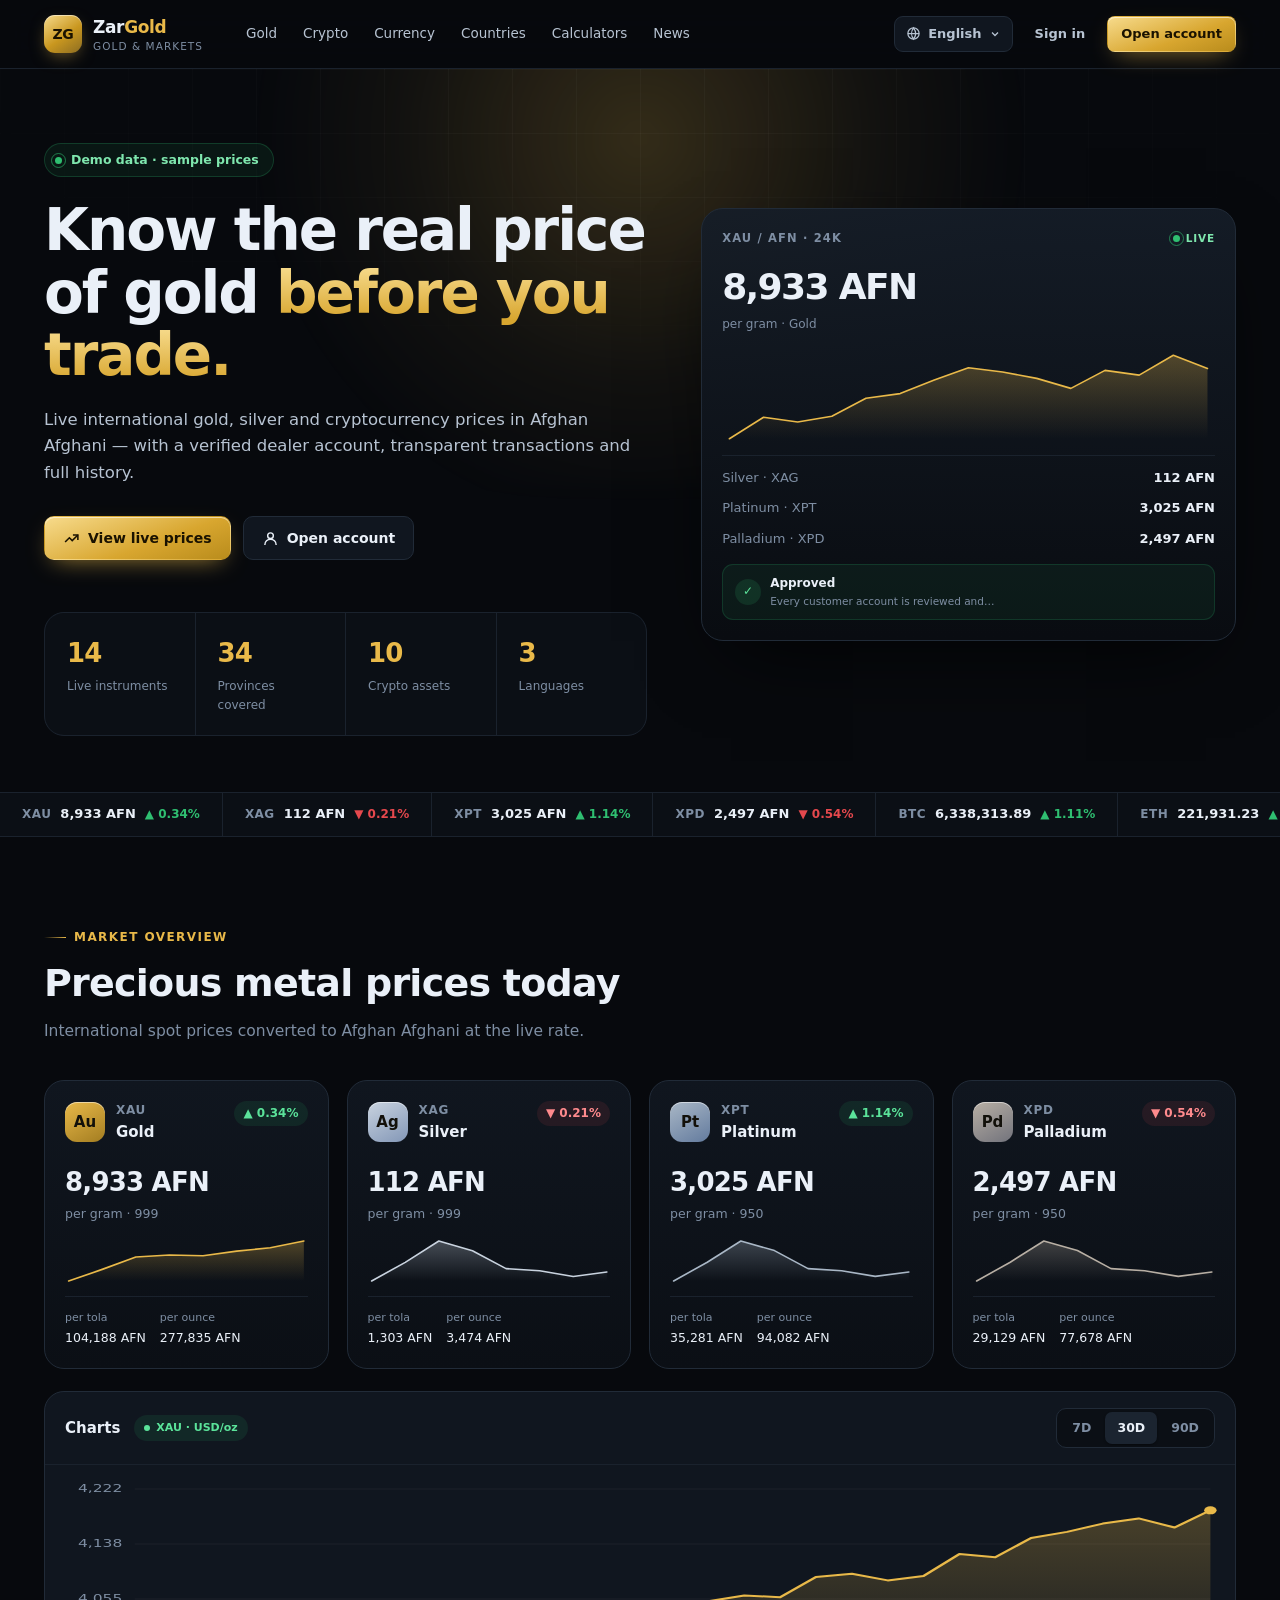
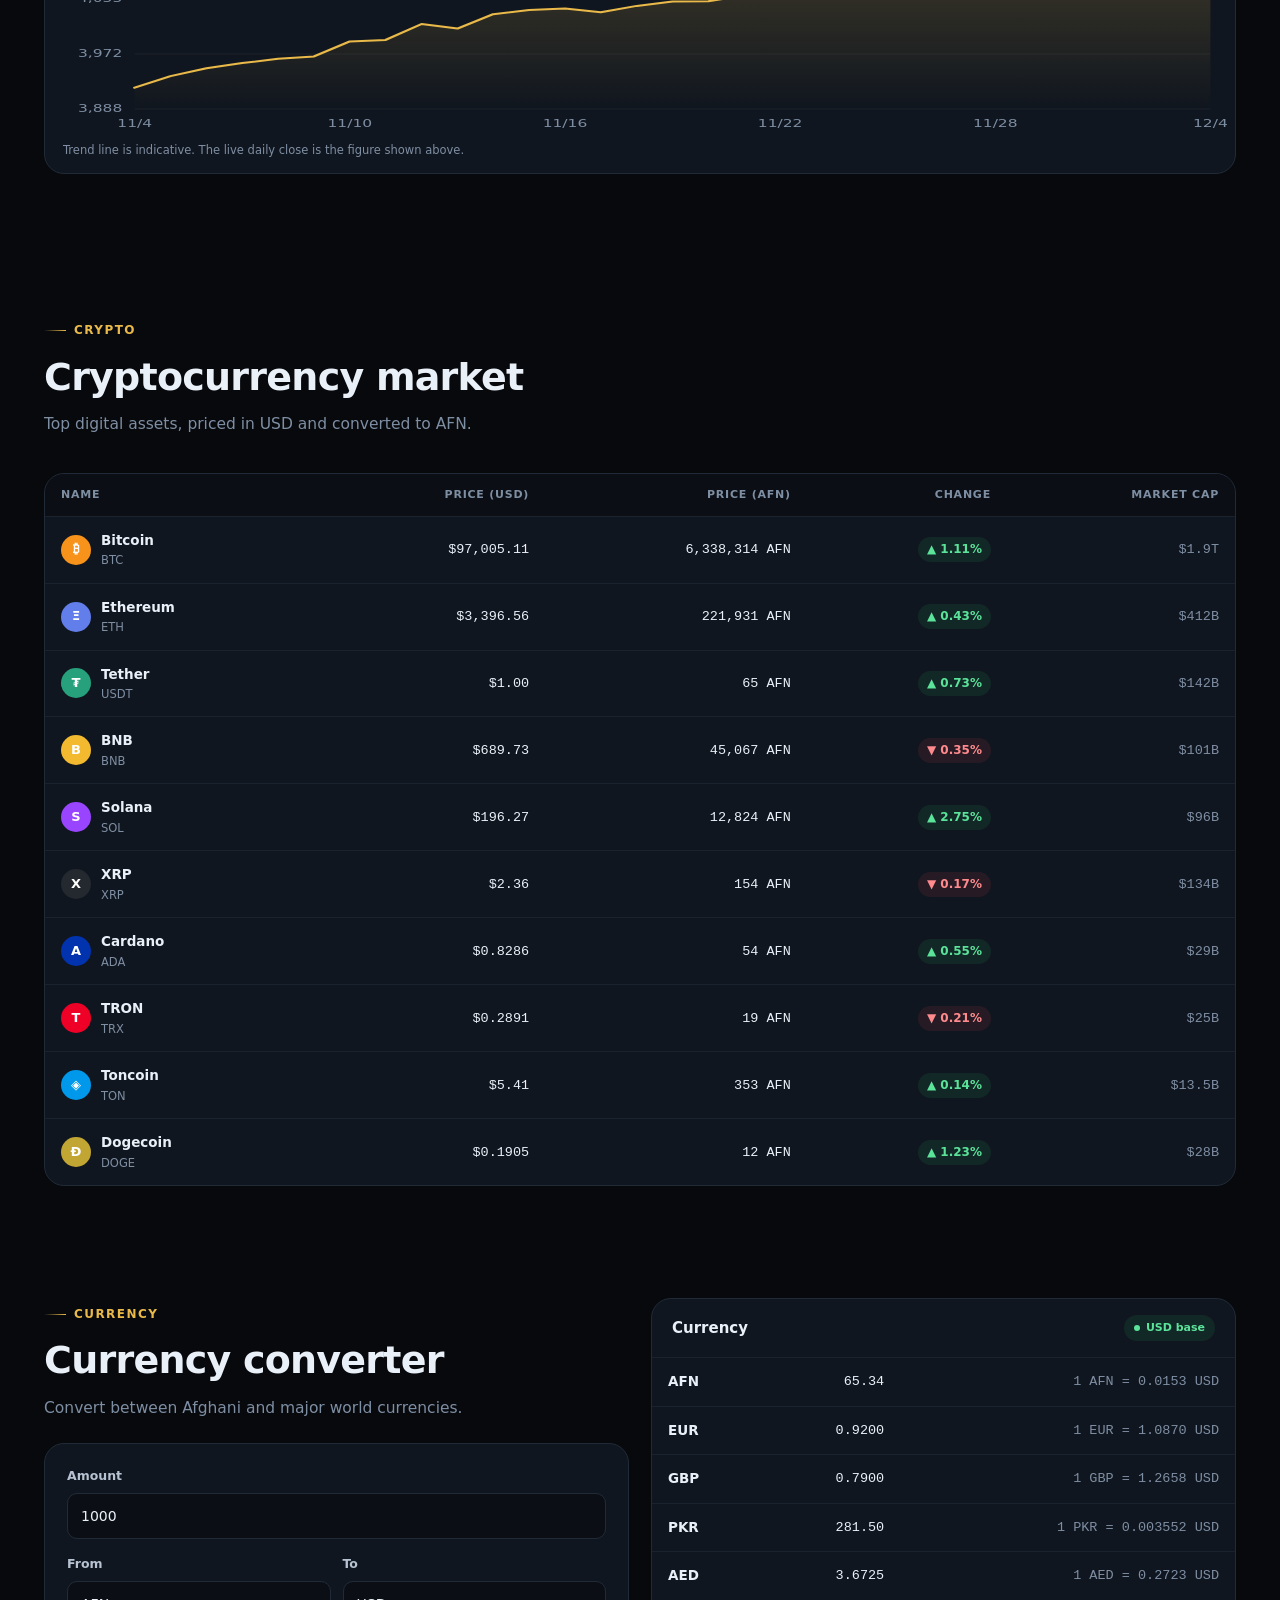
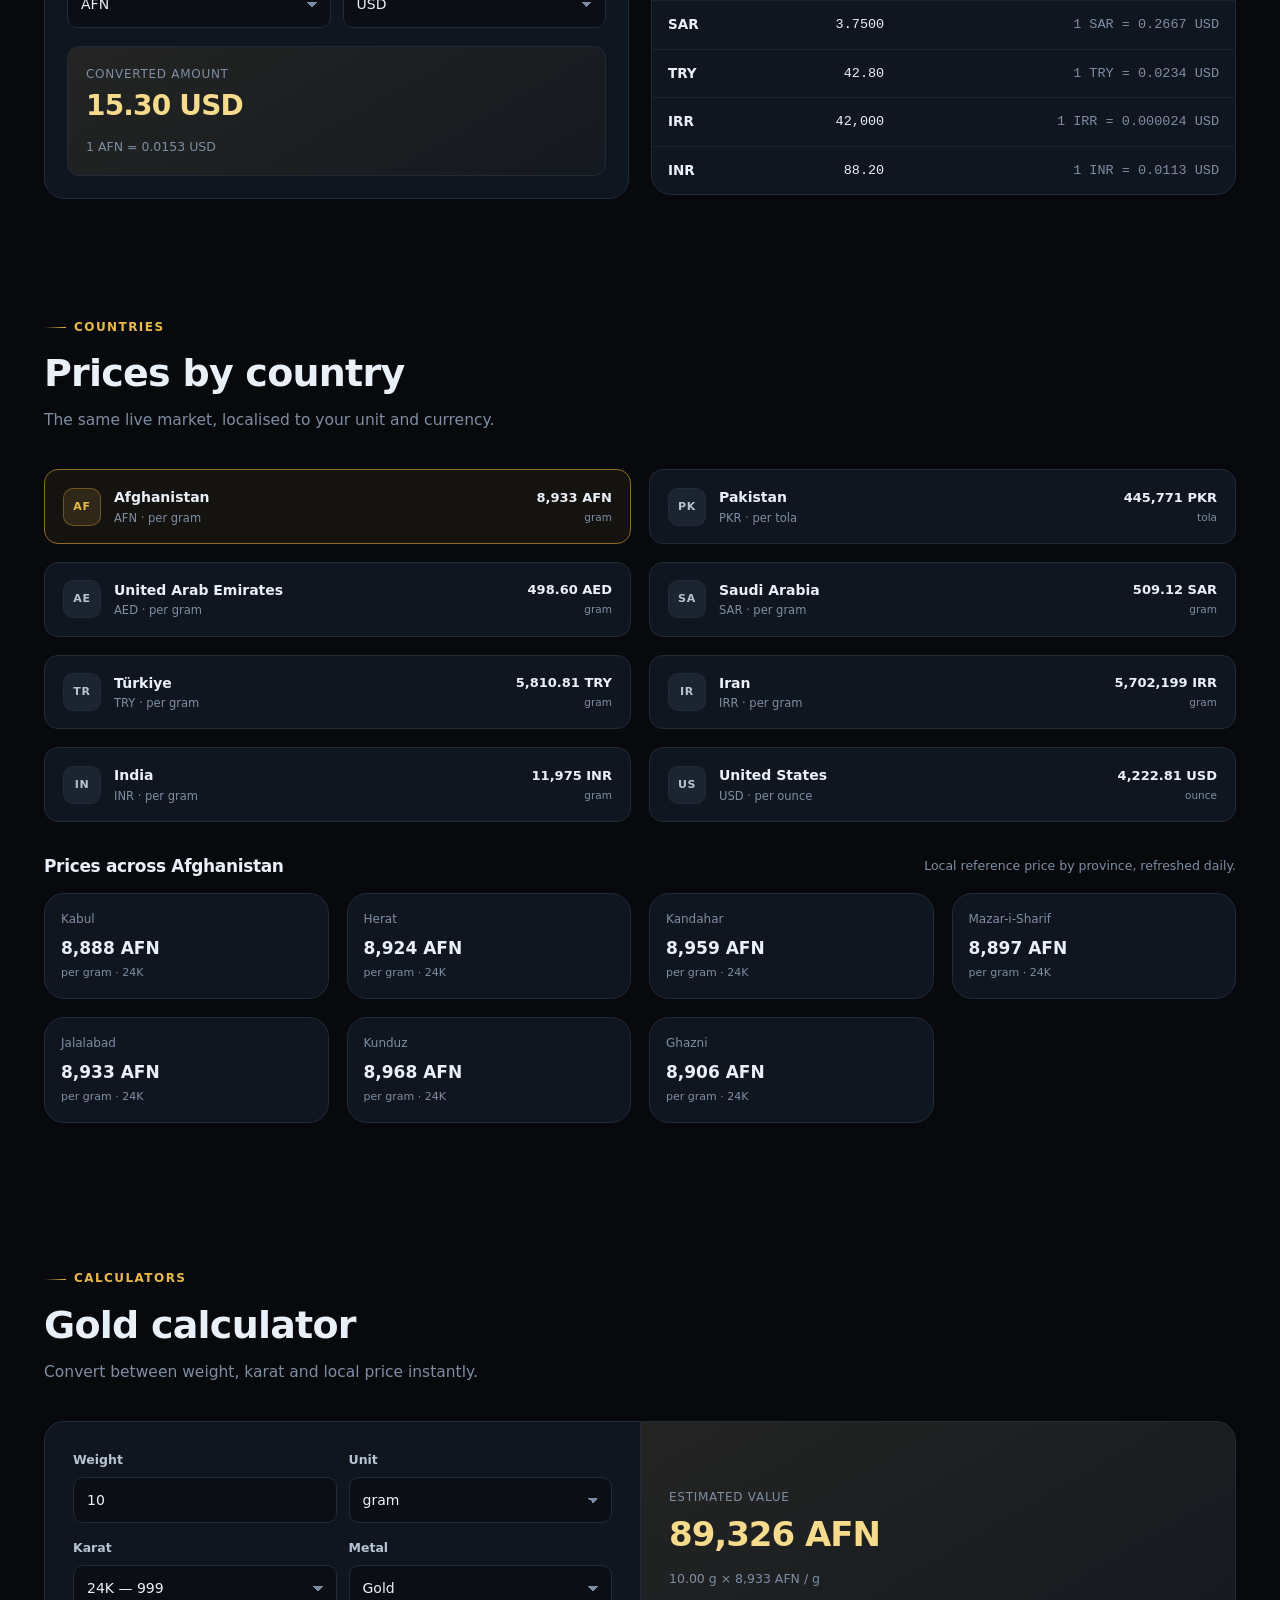
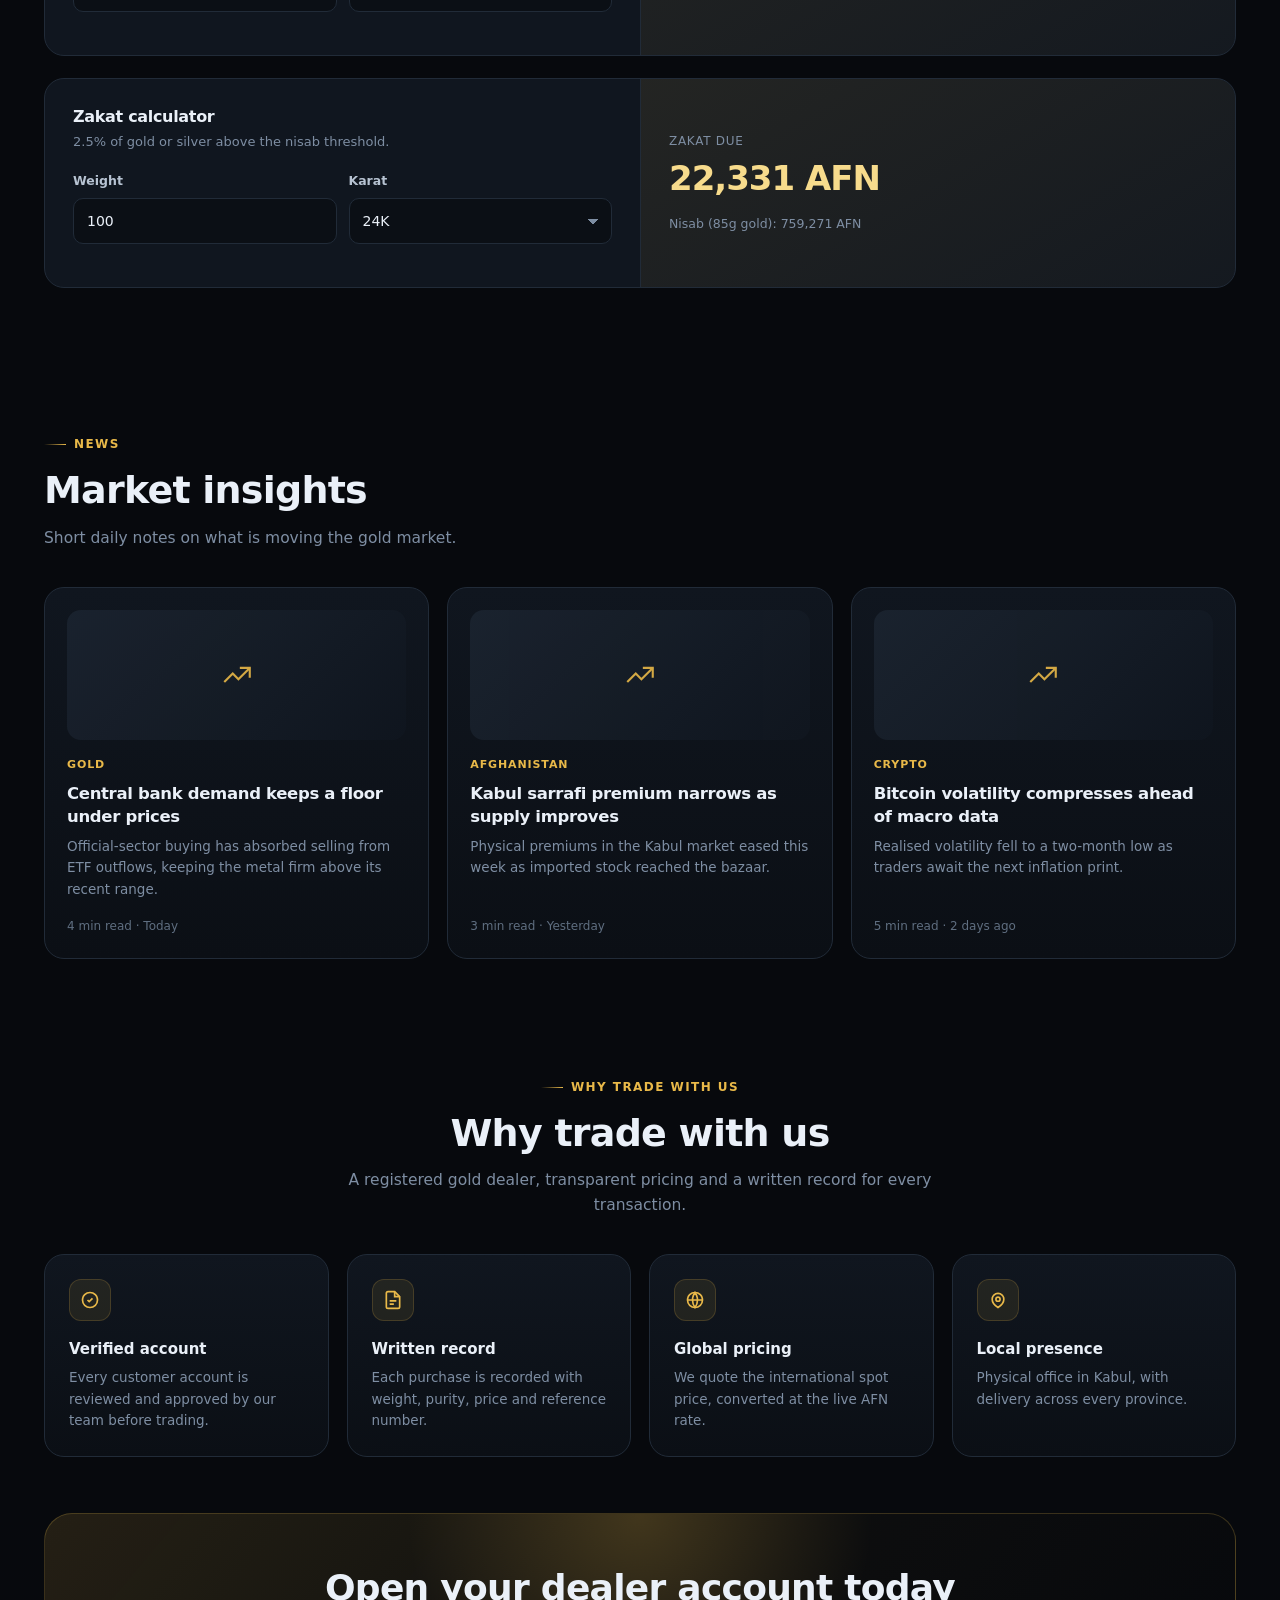
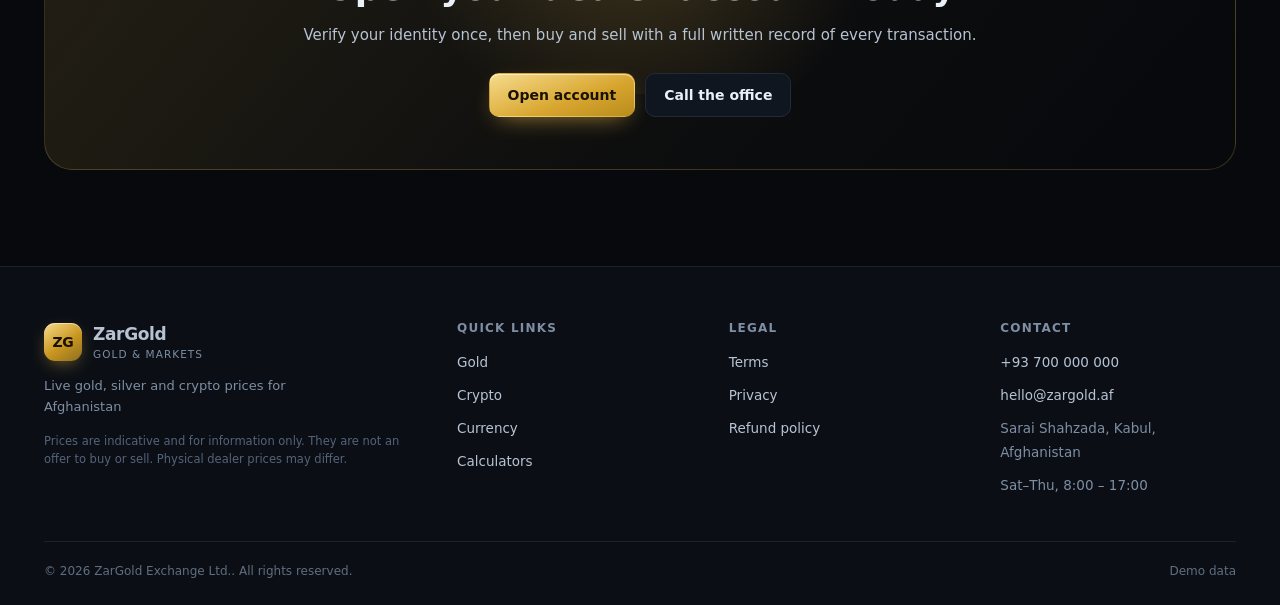
<file: index.html>
<!DOCTYPE html>
<html lang="en" dir="ltr">
<head>
<meta charset="utf-8">
<meta name="viewport" content="width=device-width, initial-scale=1">
<title>ZarGold — Live Gold, Silver &amp; Crypto Prices in Afghanistan</title>
<meta name="description" content="Live international gold, silver and cryptocurrency prices in Afghan Afghani. Verified dealer accounts, transparent transactions and full history.">
<meta name="theme-color" content="#07090D">
<link rel="icon" href="data:image/svg+xml,<svg xmlns='http://www.w3.org/2000/svg' viewBox='0 0 100 100'><rect width='100' height='100' rx='24' fill='%23E9B949'/><text x='50' y='70' font-size='54' text-anchor='middle' font-family='Segoe UI' font-weight='700' fill='%231A1200'>ZG</text></svg>">
<link rel="stylesheet" href="assets/css/app.css?v=8">
</head>
<body>

<div id="hdr"></div>

<!-- ================= HERO ================= -->
<section class="hero">
  <div class="hero__glow"></div>
  <div class="hero__grid"></div>
  <div class="wrap">
    <div class="hero__inner">
    <div class="hero__content">
      <div class="badge-live"><span class="pulse"></span> <span id="liveLabel">Live market data · updated every minute</span></div>
      <h1 id="heroTitle"></h1>
      <p class="hero__sub" id="heroSub"></p>
      <div class="hero__cta">
        <a class="btn btn--gold" href="#market">
          <svg width="17" height="17" viewBox="0 0 24 24" fill="none" stroke="currentColor" stroke-width="2.2"><path d="M3 17l6-6 4 4 8-8"/><path d="M14 7h7v7"/></svg>
          <span id="heroCta1">View live prices</span>
        </a>
        <a class="btn btn--ghost" href="account.html#register">
          <svg width="17" height="17" viewBox="0 0 24 24" fill="none" stroke="currentColor" stroke-width="2"><circle cx="12" cy="8" r="4"/><path d="M4 21a8 8 0 0116 0"/></svg>
          <span id="heroCta2">Open account</span>
        </a>
      </div>
      <div class="stats">
        <div class="stat"><div class="stat__v"><em id="statInstruments">14</em></div><div class="stat__l" id="statL1">Live instruments</div></div>
        <div class="stat"><div class="stat__v"><em id="statProvinces">34</em></div><div class="stat__l" id="statL2">Provinces covered</div></div>
        <div class="stat"><div class="stat__v"><em id="statUpdates">10</em></div><div class="stat__l" id="statL3">Crypto assets</div></div>
        <div class="stat"><div class="stat__v"><em>3</em></div><div class="stat__l" id="statL4">Languages</div></div>
      </div>
    </div>
    <aside class="hero__visual" id="heroVisual"></aside>
    </div>
  </div>
</section>

<!-- ================= TICKER ================= -->
<div class="ticker"><div class="ticker__track" id="tickerTrack"></div></div>

<!-- ================= MARKET ================= -->
<section class="section" id="market">
  <div class="wrap">
    <div class="section__head reveal">
      <div class="eyebrow" id="eyebrowMarket">Market overview</div>
      <h2 class="h2" id="h2Market">Today's precious metal prices</h2>
      <p class="lead" id="leadMarket">International spot prices converted to Afghan Afghani at the live rate.</p>
    </div>

    <div class="grid grid--4" id="metalCards"></div>

    <div class="panel reveal" style="margin-block-start:22px">
      <div class="panel__head">
        <div class="row" style="gap:14px;flex-wrap:wrap">
          <span class="panel__title" id="chartTitle">Gold price trend</span>
          <span class="pill pill--approved" id="chartBadge" style="font-size:11px"><i></i> XAU · USD/oz</span>
        </div>
        <div class="tabs" id="rangeTabs">
          <button data-days="7">7D</button>
          <button data-days="30" class="is-active">30D</button>
          <button data-days="90">90D</button>
        </div>
      </div>
      <div class="panel__body" id="chartHost" style="padding:10px 6px 6px"></div>
      <div id="chartNote" style="padding:0 18px 14px;font-size:11.5px;color:var(--muted)"></div>
    </div>
  </div>
</section>

<!-- ================= CRYPTO ================= -->
<section class="section section--tight" id="crypto">
  <div class="wrap">
    <div class="section__head reveal">
      <div class="eyebrow" id="eyebrowCrypto">Cryptocurrency</div>
      <h2 class="h2" id="h2Crypto">Crypto market</h2>
      <p class="lead" id="leadCrypto">Top digital assets, priced in USD and converted to AFN.</p>
    </div>
    <div class="panel reveal">
      <div class="tbl-wrap">
        <table class="tbl" id="cryptoTbl">
          <thead><tr id="cryptoHead"></tr></thead>
          <tbody id="cryptoBody"></tbody>
        </table>
      </div>
    </div>
  </div>
</section>

<!-- ================= CURRENCY ================= -->
<section class="section section--tight" id="currency">
  <div class="wrap">
    <div class="grid grid--2" style="gap:22px;align-items:start">
      <div class="reveal">
        <div class="eyebrow" id="eyebrowFx">Currency</div>
        <h2 class="h2" id="h2Fx">Currency converter</h2>
        <p class="lead" id="leadFx" style="margin-block-end:22px">Convert between Afghani and major world currencies.</p>

        <div class="card card--flat">
          <div class="field">
            <label id="lblAmount">Amount</label>
            <input class="input" id="fxAmount" type="number" value="1000" min="0" step="any">
          </div>
          <div class="field--row">
            <div class="field" style="margin:0">
              <label id="lblFrom">From</label>
              <select class="input" id="fxFrom"></select>
            </div>
            <div class="field" style="margin:0">
              <label id="lblTo">To</label>
              <select class="input" id="fxTo"></select>
            </div>
          </div>
          <div class="calc__out" style="border:1px solid var(--line);border-radius:12px;margin-block-start:18px;padding:18px">
            <div class="calc__label" id="lblResult">Converted</div>
            <div class="calc__value" id="fxResult" style="font-size:28px">—</div>
            <div class="calc__hint" id="fxRateHint"></div>
          </div>
        </div>
      </div>

      <div class="reveal">
        <div class="panel">
          <div class="panel__head"><span class="panel__title" id="fxTableTitle">Exchange rates</span>
            <span class="pill pill--approved" style="font-size:11px"><i></i> USD base</span>
          </div>
          <div class="tbl-wrap">
            <table class="tbl"><tbody id="fxBody"></tbody></table>
          </div>
        </div>
      </div>
    </div>
  </div>
</section>

<!-- ================= COUNTRIES ================= -->
<section class="section section--tight" id="countries">
  <div class="wrap">
    <div class="section__head reveal">
      <div class="eyebrow" id="eyebrowCountries">Countries</div>
      <h2 class="h2" id="h2Countries">Prices by country</h2>
      <p class="lead" id="leadCountries">The same live market, localised to your unit and currency.</p>
    </div>
    <div class="grid grid--2" id="countryGrid"></div>

    <div style="margin-block-start:34px" class="reveal">
      <div class="between" style="margin-block-end:16px">
        <h3 style="font-size:17px" id="citiesTitle">Prices across Afghanistan</h3>
        <span class="muted" style="font-size:12.5px" id="citiesSub">Local reference price by province</span>
      </div>
      <div class="grid grid--4" id="cityGrid"></div>
    </div>
  </div>
</section>

<!-- ================= CALCULATORS ================= -->
<section class="section" id="calculators">
  <div class="wrap">
    <div class="section__head reveal">
      <div class="eyebrow" id="eyebrowCalc">Calculators</div>
      <h2 class="h2" id="h2Calc">Work out exactly what your gold is worth</h2>
      <p class="lead" id="leadCalc">Convert between weight, karat and local price instantly.</p>
    </div>

    <div class="panel reveal" style="margin-block-end:22px">
      <div class="calc">
        <div class="calc__form">
          <div class="field--row">
            <div class="field">
              <label id="lblWeight">Weight</label>
              <input class="input" id="calcWeight" type="number" value="10" min="0" step="any">
            </div>
            <div class="field">
              <label id="lblUnit">Unit</label>
              <select class="input" id="calcUnit">
                <option value="gram">gram</option>
                <option value="tola">tola</option>
                <option value="mesghal">mesghal</option>
                <option value="ounce">ounce</option>
              </select>
            </div>
          </div>
          <div class="field--row">
            <div class="field">
              <label id="lblKarat">Karat</label>
              <select class="input" id="calcKarat">
                <option value="24">24K — 999</option>
                <option value="22">22K — 916</option>
                <option value="21">21K — 875</option>
                <option value="18">18K — 750</option>
                <option value="14">14K — 585</option>
              </select>
            </div>
            <div class="field">
              <label id="lblMetal">Metal</label>
              <select class="input" id="calcMetal">
                <option value="XAU">Gold</option>
                <option value="XAG">Silver</option>
              </select>
            </div>
          </div>
        </div>
        <div class="calc__out">
          <div class="calc__label" id="calcOutLabel">Estimated value</div>
          <div class="calc__value" id="calcValue">—</div>
          <div class="calc__hint" id="calcHint"></div>
        </div>
      </div>
    </div>

    <div class="panel reveal">
      <div class="calc">
        <div class="calc__form">
          <h3 style="font-size:16px;margin-block-end:6px" id="zakatTitle">Zakat calculator</h3>
          <p class="muted" style="font-size:13px;margin-block-end:18px" id="zakatSub">2.5% of gold or silver above the nisab threshold.</p>
          <div class="field--row">
            <div class="field">
              <label id="lblZWeight">Gold weight (gram)</label>
              <input class="input" id="zakatWeight" type="number" value="100" min="0" step="any">
            </div>
            <div class="field">
              <label id="lblZKarat">Karat</label>
              <select class="input" id="zakatKarat">
                <option value="24">24K</option>
                <option value="22">22K</option>
                <option value="21">21K</option>
                <option value="18">18K</option>
              </select>
            </div>
          </div>
        </div>
        <div class="calc__out">
          <div class="calc__label" id="zakatDueLabel">Zakat due</div>
          <div class="calc__value" id="zakatValue">—</div>
          <div class="calc__hint" id="zakatHint"></div>
        </div>
      </div>
    </div>
  </div>
</section>

<!-- ================= NEWS ================= -->
<section class="section section--tight" id="insights">
  <div class="wrap">
    <div class="section__head reveal">
      <div class="eyebrow" id="eyebrowNews">Insights</div>
      <h2 class="h2" id="h2News">Market insights</h2>
      <p class="lead" id="leadNews">Short daily notes on what is moving the gold market.</p>
    </div>
    <div class="grid grid--3" id="newsGrid"></div>
  </div>
</section>

<!-- ================= WHY ================= -->
<section class="section section--tight">
  <div class="wrap">
    <div class="section__head section__head--center reveal">
      <div class="eyebrow" id="eyebrowWhy" style="justify-content:center">Why us</div>
      <h2 class="h2" id="h2Why">Why trade with us</h2>
      <p class="lead" id="leadWhy">A registered gold dealer, transparent pricing and a written record for every transaction.</p>
    </div>
    <div class="grid grid--4" id="whyGrid"></div>

    <div class="band reveal" style="margin-block-start:56px">
      <h2 id="bandTitle">Open your dealer account today</h2>
      <p id="bandText">Verify your identity once, then buy and sell with a full written record of every transaction.</p>
      <div class="row">
        <a class="btn btn--gold" href="account.html#register" id="bandBtn">Open account</a>
        <a class="btn btn--ghost" href="tel:+93700000000" id="bandBtn2">Call the office</a>
      </div>
    </div>
  </div>
</section>

<div id="ftr"></div>

<script src="assets/js/config.js?v=8"></script>
<script src="assets/js/i18n.js?v=8"></script>
<script src="assets/js/prices.js?v=8"></script>
<script src="assets/js/store.js?v=8"></script>
<script src="assets/js/ui.js?v=8"></script>
<script src="assets/js/app.js?v=8"></script>
</body>
</html>
</file>
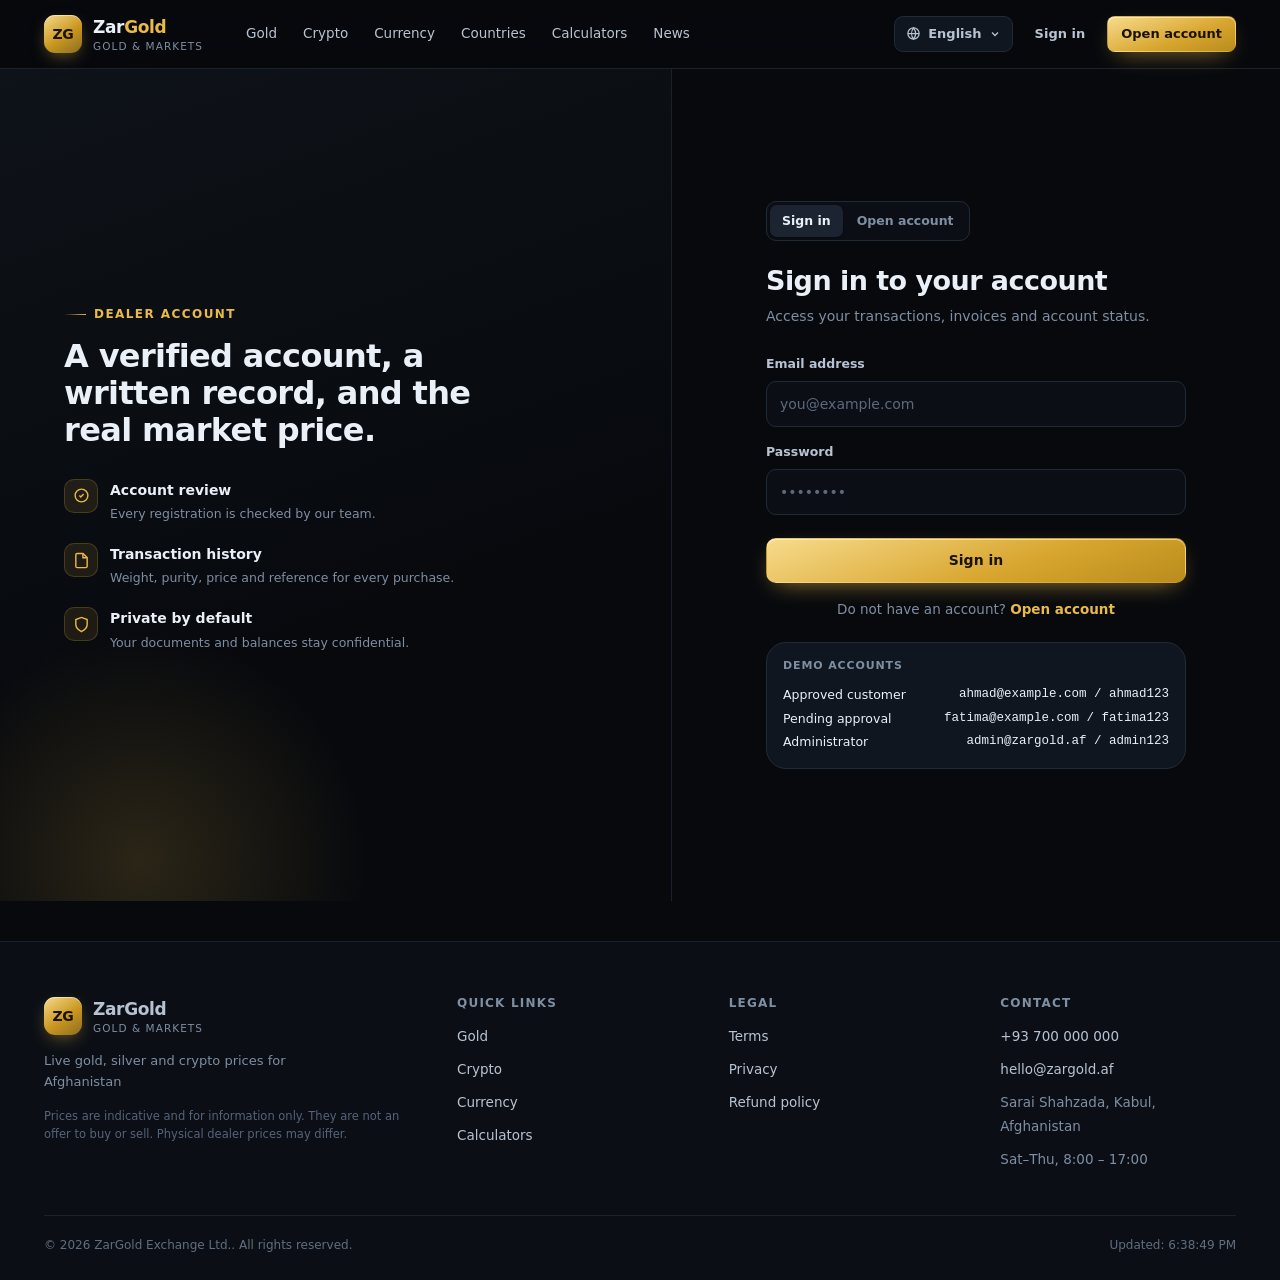
<file: account.html>
<!DOCTYPE html>
<html lang="en" dir="ltr">
<head>
<meta charset="utf-8">
<meta name="viewport" content="width=device-width, initial-scale=1">
<title>My Account — ZarGold</title>
<meta name="description" content="Sign in to your ZarGold dealer account to view transactions, invoices and account status.">
<meta name="theme-color" content="#07090D">
<link rel="icon" href="data:image/svg+xml,<svg xmlns='http://www.w3.org/2000/svg' viewBox='0 0 100 100'><rect width='100' height='100' rx='24' fill='%23E9B949'/><text x='50' y='70' font-size='54' text-anchor='middle' font-family='Segoe UI' font-weight='700' fill='%231A1200'>ZG</text></svg>">
<link rel="stylesheet" href="assets/css/app.css?v=8">
</head>
<body>

<div id="hdr"></div>

<!-- ============ AUTH ============ -->
<section class="auth" id="authView" hidden>
  <div class="auth__side">
    <div style="max-width:420px;position:relative;z-index:1">
      <div class="eyebrow" id="authEyebrow">Dealer account</div>
      <h2 style="font-size:32px;line-height:1.15;margin-block-end:14px" id="authSideTitle">A verified account, a written record, and the real market price.</h2>
      <div style="margin-block-start:30px">
        <div class="auth__feature">
          <i><svg width="17" height="17" viewBox="0 0 24 24" fill="none" stroke="currentColor" stroke-width="2"><path d="M9 12l2 2 4-4"/><circle cx="12" cy="12" r="9"/></svg></i>
          <div><b id="asF1t">Account review</b><span id="asF1s">Every registration is checked by our team.</span></div>
        </div>
        <div class="auth__feature">
          <i><svg width="17" height="17" viewBox="0 0 24 24" fill="none" stroke="currentColor" stroke-width="2"><path d="M14 2H6a2 2 0 00-2 2v16a2 2 0 002 2h12a2 2 0 002-2V8z"/><path d="M14 2v6h6"/></svg></i>
          <div><b id="asF2t">Transaction history</b><span id="asF2s">Weight, purity, price and reference for every purchase.</span></div>
        </div>
        <div class="auth__feature">
          <i><svg width="17" height="17" viewBox="0 0 24 24" fill="none" stroke="currentColor" stroke-width="2"><path d="M12 22s8-4 8-10V5l-8-3-8 3v7c0 6 8 10 8 10z"/></svg></i>
          <div><b id="asF3t">Private by default</b><span id="asF3s">Your documents and balances stay confidential.</span></div>
        </div>
      </div>
    </div>
  </div>
  <div class="auth__main">
    <div class="auth-card">
      <div class="tabs" id="authTabs" style="margin-block-end:24px">
        <button data-mode="signin" class="is-active" id="tabSignin">Sign in</button>
        <button data-mode="register" id="tabRegister">Register</button>
      </div>
      <h1 id="authTitle">Sign in to your account</h1>
      <p id="authSub">Access your transactions, invoices and account status.</p>
      <div id="authAlert"></div>
      <form id="authForm" autocomplete="on"></form>
      <div id="authHint"></div>
    </div>
  </div>
</section>

<!-- ============ DASHBOARD ============ -->
<section class="shell" id="dashView" hidden>
  <aside class="side">
    <div class="side__label" id="sideLabel">Account</div>
    <a href="account.html" class="is-active" id="sideDash">Overview</a>
    <a href="account.html#history" id="sideHistory">Transactions</a>
    <a href="index.html" id="sidePrices">Live prices</a>
    <div class="spacer" style="flex:1"></div>
    <a href="#" id="sideLogout">Sign out</a>
  </aside>
  <main class="main">
    <div class="page-head">
      <div>
        <h1 id="dashTitle">My account</h1>
        <p id="dashWelcome"></p>
      </div>
      <div id="dashHeadRight"></div>
    </div>

    <div id="dashAlert" style="margin-block-end:20px"></div>

    <div class="kpis" id="dashKpis"></div>

    <div class="panel" id="history">
      <div class="panel__head">
        <span class="panel__title" id="historyTitle">Transaction history</span>
        <span class="muted" style="font-size:12.5px" id="historyCount"></span>
      </div>
      <div class="tbl-wrap">
        <table class="tbl">
          <thead><tr id="txHead"></tr></thead>
          <tbody id="txBody"></tbody>
        </table>
      </div>
    </div>
  </main>
</section>

<!-- ============ MODAL ============ -->
<div class="modal-root" id="modalRoot">
  <div class="modal" id="modalBox"></div>
</div>

<div id="ftr"></div>

<script src="assets/js/config.js?v=8"></script>
<script src="assets/js/i18n.js?v=8"></script>
<script src="assets/js/prices.js?v=8"></script>
<script src="assets/js/store.js?v=8"></script>
<script src="assets/js/ui.js?v=8"></script>
<script src="assets/js/account.js?v=8"></script>
</body>
</html>
</file>
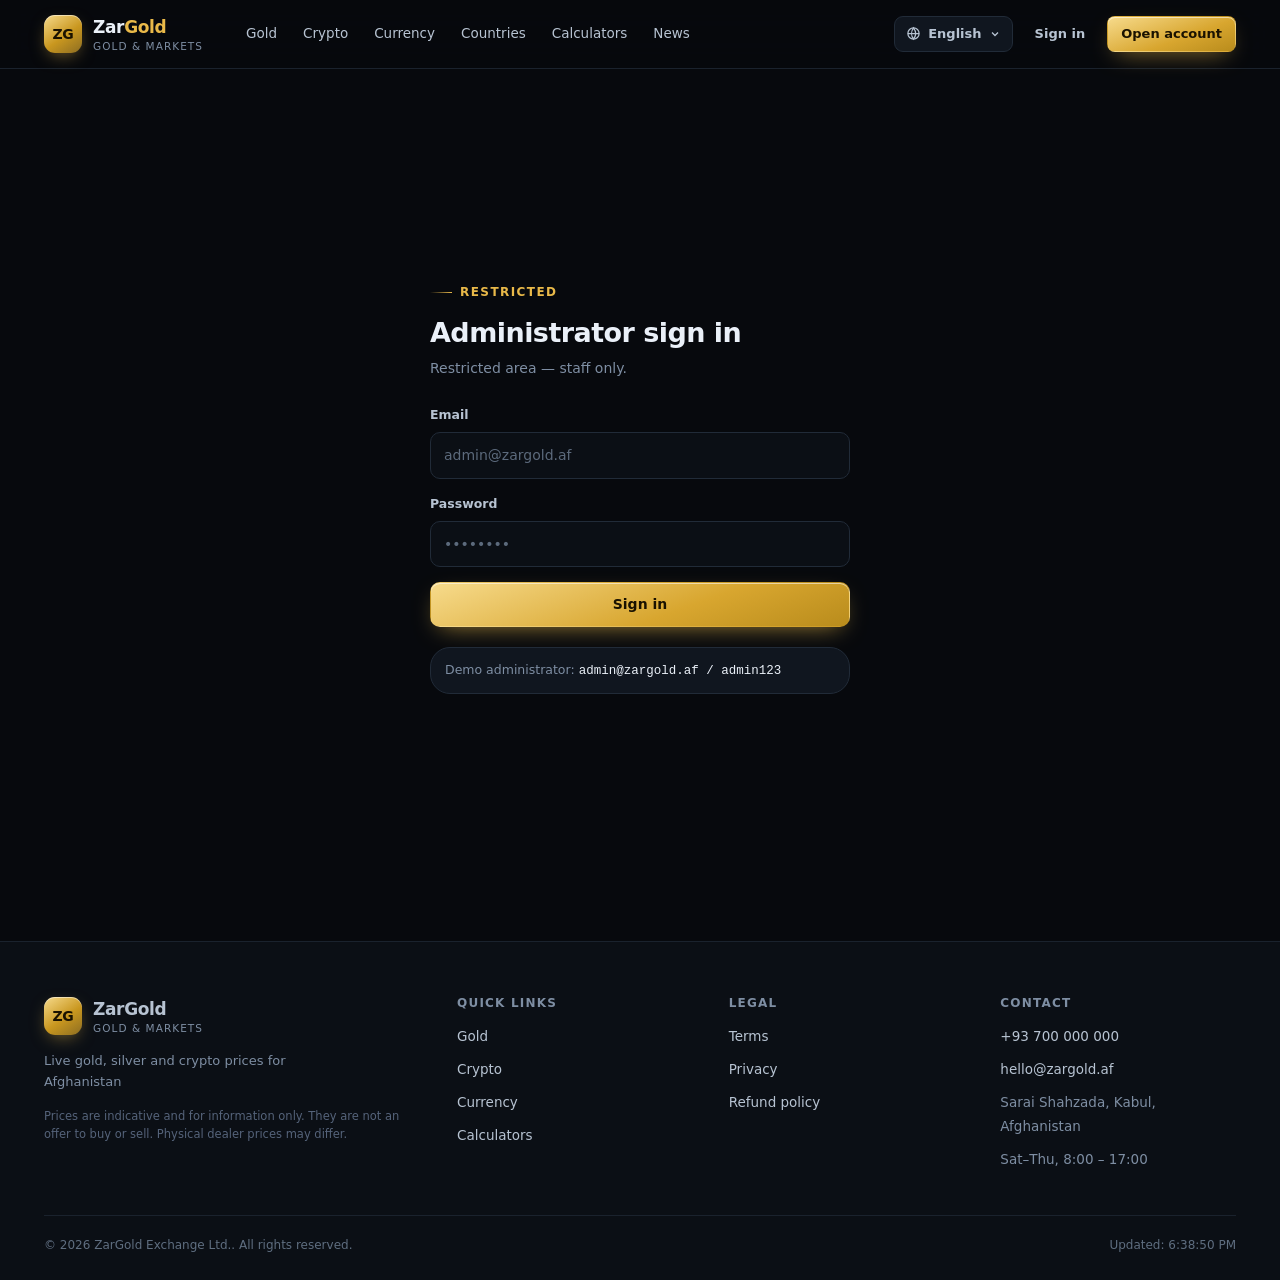
<file: admin.html>
<!DOCTYPE html>
<html lang="en" dir="ltr">
<head>
<meta charset="utf-8">
<meta name="viewport" content="width=device-width, initial-scale=1">
<title>Administration — ZarGold</title>
<meta name="robots" content="noindex,nofollow">
<meta name="theme-color" content="#07090D">
<link rel="icon" href="data:image/svg+xml,<svg xmlns='http://www.w3.org/2000/svg' viewBox='0 0 100 100'><rect width='100' height='100' rx='24' fill='%23E9B949'/><text x='50' y='70' font-size='54' text-anchor='middle' font-family='Segoe UI' font-weight='700' fill='%231A1200'>ZG</text></svg>">
<link rel="stylesheet" href="assets/css/app.css?v=8">
</head>
<body>

<div id="hdr"></div>

<!-- ============ ADMIN LOGIN ============ -->
<section class="auth" id="adminLogin" hidden style="grid-template-columns:1fr">
  <div class="auth__main">
    <div class="auth-card">
      <div class="eyebrow" id="lgEyebrow">Restricted</div>
      <h1 id="lgTitle">Administrator sign in</h1>
      <p id="lgSub">Restricted area — staff only.</p>
      <div id="lgAlert"></div>
      <form id="lgForm">
        <div class="field"><label for="lgEmail">Email</label>
          <input class="input" id="lgEmail" type="email" placeholder="admin@zargold.af" required></div>
        <div class="field"><label for="lgPass">Password</label>
          <input class="input" id="lgPass" type="password" placeholder="••••••••" required></div>
        <button class="btn btn--gold btn--block" type="submit" id="lgBtn">Sign in</button>
      </form>
      <div id="lgHint"></div>
    </div>
  </div>
</section>

<!-- ============ ADMIN SHELL ============ -->
<section class="shell" id="adminView" hidden>
  <aside class="side">
    <div class="side__label">Administration</div>
    <a href="#" data-view="overview" class="is-active" id="navOverview">Overview</a>
    <a href="#" data-view="accounts" id="navAccounts">Accounts <span id="pendingBadge"></span></a>
    <a href="#" data-view="transactions" id="navTx">Transactions</a>
    <div style="flex:1"></div>
    <a href="index.html">View website</a>
    <a href="#" id="adminLogout">Sign out</a>
  </aside>

  <main class="main">
    <div class="page-head">
      <div>
        <h1 id="pgTitle">Overview</h1>
        <p id="pgSub">Manage customer accounts and the transaction ledger.</p>
      </div>
      <div class="row" id="pgActions"></div>
    </div>

    <div class="kpis" id="kpis"></div>

    <div id="viewHost"></div>
  </main>
</section>

<!-- ============ MODAL ============ -->
<div class="modal-root" id="modalRoot">
  <div class="modal" id="modalBox"></div>
</div>

<div id="ftr"></div>

<script src="assets/js/config.js?v=8"></script>
<script src="assets/js/i18n.js?v=8"></script>
<script src="assets/js/prices.js?v=8"></script>
<script src="assets/js/store.js?v=8"></script>
<script src="assets/js/ui.js?v=8"></script>
<script src="assets/js/admin.js?v=8"></script>
</body>
</html>
</file>
<file: assets/css/app.css>
/* ============================================================================
   ZARGOLD — DESIGN SYSTEM
   Dark "trading terminal meets bullion dealer" theme.
   Logical properties throughout, so Pashto/Dari RTL mirrors automatically.
   ========================================================================== */

/* ---------- tokens -------------------------------------------------------- */
:root {
  --bg:        #07090D;
  --bg-soft:   #0B0F15;
  --surface:   #10161F;
  --surface-2: #151D28;
  --surface-3: #1B2430;
  --line:      #212B38;
  --line-soft: #1A222D;

  --text:      #EAF0F8;
  --text-2:    #B7C3D2;
  --muted:     #7E8EA3;

  --gold:      #E9B949;
  --gold-2:    #F7DB8C;
  --gold-deep: #8C6D22;
  --gold-glow: rgba(233, 185, 73, .16);

  --up:        #2FBF71;
  --down:      #E5484D;
  --warn:      #F5A524;
  --info:      #4C8DFF;

  --r-sm: 8px;
  --r:    14px;
  --r-lg: 20px;
  --r-xl: 28px;

  --shadow-1: 0 1px 2px rgba(0,0,0,.4);
  --shadow-2: 0 10px 30px -12px rgba(0,0,0,.7);
  --shadow-3: 0 30px 80px -30px rgba(0,0,0,.9);

  --font: "Segoe UI Variable Display", "Segoe UI", Inter, system-ui, -apple-system, Roboto, Arial, sans-serif;
  --font-rtl: "Segoe UI", Tahoma, "Noto Naskh Arabic", Arial, sans-serif;
  --mono: "Cascadia Mono", "Consolas", ui-monospace, monospace;

  --maxw: 1240px;
  --hdr-h: 68px;
}

/* ---------- reset --------------------------------------------------------- */
*, *::before, *::after { box-sizing: border-box; }
html { -webkit-text-size-adjust: 100%; scroll-behavior: smooth; overflow-x: hidden; }
body {
  margin: 0;
  background: var(--bg);
  color: var(--text);
  font-family: var(--font);
  font-size: 15px;
  line-height: 1.6;
  -webkit-font-smoothing: antialiased;
  overflow-x: hidden;
}
html[dir="rtl"] body { font-family: var(--font-rtl); line-height: 1.85; }
img, svg { display: block; max-width: 100%; }
[hidden] { display: none !important; }
a { color: inherit; text-decoration: none; }
button, input, select, textarea { font: inherit; color: inherit; }
h1, h2, h3, h4 { margin: 0; line-height: 1.2; font-weight: 650; letter-spacing: -.02em; }
p { margin: 0; }
::selection { background: var(--gold); color: #101010; }

/* ---------- layout -------------------------------------------------------- */
.wrap { width: 100%; max-width: var(--maxw); margin-inline: auto; padding-inline: 24px; }
.section { padding-block: 84px; position: relative; }
.section--tight { padding-block: 56px; }
.section__head { margin-block-end: 36px; max-width: 660px; }
.section__head--center { margin-inline: auto; text-align: center; }
.eyebrow {
  display: inline-flex; align-items: center; gap: 8px;
  font-size: 12px; font-weight: 700; letter-spacing: .12em; text-transform: uppercase;
  color: var(--gold); margin-block-end: 14px;
}
.eyebrow::before {
  content: ""; width: 22px; height: 1px; background: linear-gradient(90deg, transparent, var(--gold));
}
html[dir="rtl"] .eyebrow::before { background: linear-gradient(270deg, transparent, var(--gold)); }
.h2 { font-size: clamp(26px, 3.2vw, 38px); }
.lead { color: var(--muted); margin-block-start: 12px; font-size: 15.5px; }

.grid { display: grid; gap: 18px; }
/* grid items must be allowed to shrink below their content's min-content width,
   otherwise a wide table inside one column stretches the whole section */
.grid > *, .hero__inner > * { min-width: 0; }
.panel, .tbl-wrap, .card, .calc, .calc__out { min-width: 0; max-width: 100%; }
.grid--2 { grid-template-columns: repeat(2, minmax(0,1fr)); }
.grid--3 { grid-template-columns: repeat(3, minmax(0,1fr)); }
.grid--4 { grid-template-columns: repeat(4, minmax(0,1fr)); }

.row { display: flex; align-items: center; gap: 10px; }
.between { display: flex; align-items: center; justify-content: space-between; gap: 12px; }
.wrapflex { flex-wrap: wrap; }
.muted { color: var(--muted); }
.mono { font-family: var(--mono); font-variant-numeric: tabular-nums; }
.up { color: var(--up); }
.down { color: var(--down); }
.spacer { flex: 1; }

/* ---------- header -------------------------------------------------------- */
.hdr {
  position: sticky; top: 0; z-index: 60;
  background: rgba(7,9,13,.72);
  backdrop-filter: blur(18px) saturate(140%);
  -webkit-backdrop-filter: blur(18px) saturate(140%);
  border-block-end: 1px solid var(--line-soft);
}
.hdr__inner {
  height: var(--hdr-h);
  display: flex; align-items: center; gap: 20px;
}
.brand { display: flex; align-items: center; gap: 11px; flex-shrink: 0; }
.brand__mark {
  width: 38px; height: 38px; border-radius: 11px;
  background: linear-gradient(145deg, #F7DB8C, #C9971F 55%, #8C6D22);
  color: #1A1200; font-weight: 800; font-size: 14px; letter-spacing: -.02em;
  display: grid; place-items: center;
  box-shadow: 0 6px 18px -6px rgba(233,185,73,.6), inset 0 1px 0 rgba(255,255,255,.5);
}
.brand__name { font-weight: 700; font-size: 17px; letter-spacing: -.02em; }
.brand__name span { color: var(--gold); }
.brand__sub { font-size: 10.5px; color: var(--muted); letter-spacing: .1em; text-transform: uppercase; margin-block-start: -3px; }

.nav { display: flex; align-items: center; gap: 4px; margin-inline-start: 12px; }
.nav a {
  padding: 8px 11px; border-radius: 9px; font-size: 13.5px; font-weight: 500;
  color: var(--text-2); transition: background .18s, color .18s;
}
.nav a:hover { background: var(--surface-2); color: var(--text); }
.nav a.is-active { color: var(--gold); background: rgba(233,185,73,.08); }

.hdr__actions { display: flex; align-items: center; gap: 8px; margin-inline-start: auto; }

.langswitch { position: relative; }
.langswitch__btn {
  display: flex; align-items: center; gap: 7px;
  background: var(--surface); border: 1px solid var(--line); color: var(--text-2);
  padding: 7px 11px; border-radius: 9px; cursor: pointer; font-size: 13px; font-weight: 600;
  transition: border-color .18s, color .18s;
}
.langswitch__btn:hover { border-color: #33404F; color: var(--text); }
.langswitch__menu {
  position: absolute; inset-block-start: calc(100% + 8px); inset-inline-end: 0;
  background: var(--surface-2); border: 1px solid var(--line); border-radius: 12px;
  padding: 6px; min-width: 150px; box-shadow: var(--shadow-3);
  opacity: 0; visibility: hidden; transform: translateY(-6px);
  transition: all .16s ease; z-index: 70;
}
.langswitch.is-open .langswitch__menu { opacity: 1; visibility: visible; transform: none; }
.langswitch__menu button {
  display: flex; width: 100%; align-items: center; justify-content: space-between;
  background: none; border: 0; padding: 8px 10px; border-radius: 8px;
  color: var(--text-2); cursor: pointer; font-size: 13.5px; text-align: start;
}
.langswitch__menu button:hover { background: var(--surface-3); color: var(--text); }
.langswitch__menu button[aria-current="true"] { color: var(--gold); }

.menu-btn { display: none; background: var(--surface); border: 1px solid var(--line); border-radius: 9px; width: 40px; height: 38px; cursor: pointer; color: var(--text); }
.menu-btn svg { margin: auto; }

.mobile-nav { display: none; }

/* ---------- buttons ------------------------------------------------------- */
.btn {
  display: inline-flex; align-items: center; justify-content: center; gap: 8px;
  padding: 10px 18px; border-radius: 10px; border: 1px solid transparent;
  font-size: 14px; font-weight: 620; cursor: pointer; white-space: nowrap;
  transition: transform .15s, box-shadow .2s, background .2s, border-color .2s;
}
.btn:active { transform: translateY(1px); }
.btn--gold {
  background: linear-gradient(160deg, #F7DB8C, #D8A62F 60%, #B98C1C);
  color: #1A1200; box-shadow: 0 8px 24px -10px rgba(233,185,73,.75), inset 0 1px 0 rgba(255,255,255,.55);
}
.btn--gold:hover { box-shadow: 0 12px 30px -10px rgba(233,185,73,.9), inset 0 1px 0 rgba(255,255,255,.6); }
.btn--ghost { background: var(--surface); border-color: var(--line); color: var(--text); }
.btn--ghost:hover { background: var(--surface-2); border-color: #33404F; }
.btn--quiet { background: transparent; color: var(--text-2); border-color: transparent; padding: 8px 12px; }
.btn--quiet:hover { color: var(--text); background: var(--surface-2); }
.btn--sm { padding: 7px 13px; font-size: 13px; border-radius: 8px; }
.btn--danger { background: rgba(229,72,77,.12); color: #FF8A8D; border-color: rgba(229,72,77,.3); }
.btn--danger:hover { background: rgba(229,72,77,.2); }
.btn--ok { background: rgba(47,191,113,.12); color: #5BE39A; border-color: rgba(47,191,113,.3); }
.btn--ok:hover { background: rgba(47,191,113,.2); }
.btn--block { width: 100%; }
.btn[disabled] { opacity: .45; pointer-events: none; }

/* ---------- hero ---------------------------------------------------------- */
.hero { position: relative; padding-block: 74px 56px; overflow: hidden; }
.hero__glow {
  position: absolute; inset-block-start: -280px; inset-inline-start: 50%;
  width: 900px; height: 700px; transform: translateX(-50%);
  background: radial-gradient(circle at 50% 50%, rgba(233,185,73,.20), rgba(233,185,73,.05) 42%, transparent 68%);
  pointer-events: none; filter: blur(10px);
}
html[dir="rtl"] .hero__glow { transform: translateX(50%); }
.hero__grid {
  position: absolute; inset: 0;
  background-image: linear-gradient(rgba(255,255,255,.028) 1px, transparent 1px),
                    linear-gradient(90deg, rgba(255,255,255,.028) 1px, transparent 1px);
  background-size: 64px 64px;
  mask-image: radial-gradient(ellipse 80% 60% at 50% 0%, #000 20%, transparent 75%);
  -webkit-mask-image: radial-gradient(ellipse 80% 60% at 50% 0%, #000 20%, transparent 75%);
  pointer-events: none;
}
.hero .wrap { position: relative; }
.hero__inner { display: grid; grid-template-columns: 1.06fr .94fr; gap: 54px; align-items: center; }
.hero__content { max-width: 760px; }

/* live market widget in the hero */
.hero__visual { position: relative; padding-block-end: 30px; }
.hv {
  position: relative;
  background: linear-gradient(180deg, rgba(21,29,40,.92), rgba(9,12,17,.96));
  border: 1px solid var(--line); border-radius: 22px; padding: 20px;
  box-shadow: var(--shadow-3);
  animation: floatIn .8s cubic-bezier(.2,.7,.3,1) both;
}
@keyframes floatIn { from { transform: translateY(22px) scale(.985); } }
.hv__head { display: flex; align-items: center; justify-content: space-between; }
.hv__sym { font-size: 11.5px; letter-spacing: .1em; color: var(--muted); font-weight: 700; }
.hv__live { display: inline-flex; align-items: center; gap: 6px; font-size: 10.5px; color: #7FE7AE; font-weight: 700; letter-spacing: .08em; }
.hv__price { font-size: 36px; font-weight: 750; letter-spacing: -.045em; margin-block-start: 10px; font-variant-numeric: tabular-nums; }
.hv__sub { font-size: 12px; color: var(--muted); }
.hv__chart { height: 96px; margin-block: 14px 10px; }
.hv__rows { border-block-start: 1px solid var(--line-soft); padding-block-start: 12px; display: flex; flex-direction: column; gap: 10px; }
.hv__row { display: flex; align-items: center; justify-content: space-between; font-size: 13px; }
.hv__row span:first-child { color: var(--muted); }
.hv__row b { font-weight: 650; font-variant-numeric: tabular-nums; }
.hv__badge {
  position: static; margin-block-start: 14px;
  display: flex; align-items: center; gap: 9px;
  background: rgba(47,191,113,.07); border: 1px solid rgba(47,191,113,.18); border-radius: 11px;
  padding: 9px 12px; font-size: 12px; font-weight: 600;
}
.hv__badge i { width: 26px; height: 26px; border-radius: 50%; display: grid; place-items: center; background: rgba(47,191,113,.14); color: #5BE39A; font-style: normal; }
.hv__badge small { display: block; font-weight: 500; color: var(--muted); font-size: 10.5px; }
.badge-live {
  display: inline-flex; align-items: center; gap: 9px;
  padding: 6px 14px 6px 10px; border-radius: 999px;
  background: rgba(47,191,113,.08); border: 1px solid rgba(47,191,113,.22);
  color: #7FE7AE; font-size: 12.5px; font-weight: 600; margin-block-end: 22px;
}
.pulse { width: 7px; height: 7px; border-radius: 50%; background: var(--up); position: relative; }
.pulse::after {
  content: ""; position: absolute; inset: -4px; border-radius: 50%;
  border: 1px solid var(--up); opacity: .6; animation: ring 2s ease-out infinite;
}
@keyframes ring { 0% { transform: scale(.6); opacity: .8; } 100% { transform: scale(1.6); opacity: 0; } }

.hero h1 {
  font-size: clamp(32px, 5vw, 58px); line-height: 1.08; letter-spacing: -.035em;
  font-weight: 700; margin-block-end: 20px;
}
.hero h1 em {
  font-style: normal;
  background: linear-gradient(180deg, #F7DB8C 10%, #D8A62F 90%);
  -webkit-background-clip: text; background-clip: text; color: transparent;
}
html[dir="rtl"] .hero h1 em { display: block; }
.hero__sub { color: var(--text-2); font-size: 16.5px; max-width: 620px; }
.hero__cta { display: flex; gap: 12px; flex-wrap: wrap; margin-block-start: 30px; }

.stats { display: grid; grid-template-columns: repeat(4, 1fr); gap: 1px; margin-block-start: 52px; background: var(--line-soft); border: 1px solid var(--line-soft); border-radius: var(--r-lg); overflow: hidden; }
.stat { background: var(--bg-soft); padding: 20px 22px; }
.stat__v { font-size: 26px; font-weight: 700; letter-spacing: -.03em; color: var(--text); }
.stat__v em { font-style: normal; color: var(--gold); }
.stat__l { font-size: 12px; color: var(--muted); margin-block-start: 2px; }

/* ---------- ticker -------------------------------------------------------- */
.ticker {
  border-block: 1px solid var(--line-soft);
  background: var(--bg-soft);
  overflow: hidden; position: relative;
}
.ticker__track { display: flex; gap: 0; width: max-content; animation: slide 42s linear infinite; }
.ticker:hover .ticker__track { animation-play-state: paused; }
@keyframes slide { to { transform: translateX(-50%); } }
html[dir="rtl"] .ticker__track { animation-name: slide-rtl; }
@keyframes slide-rtl { to { transform: translateX(50%); } }
.tick {
  display: flex; align-items: center; gap: 9px;
  padding: 11px 22px; border-inline-end: 1px solid var(--line-soft);
  font-size: 13px; white-space: nowrap;
}
.tick__sym { color: var(--muted); font-weight: 600; font-size: 12px; letter-spacing: .04em; }
.tick__val { font-weight: 650; font-variant-numeric: tabular-nums; }
.tick__chg { font-size: 12px; font-weight: 600; }

/* ---------- cards --------------------------------------------------------- */
.card {
  background: linear-gradient(180deg, var(--surface), var(--bg-soft));
  border: 1px solid var(--line); border-radius: var(--r-lg);
  padding: 22px; position: relative; overflow: hidden;
  transition: border-color .22s, transform .22s, box-shadow .22s;
}
.card:hover { border-color: #2C3849; transform: translateY(-2px); box-shadow: var(--shadow-2); }
.card--flat { background: var(--surface); }
.card--flat:hover { transform: none; }

.metal { padding: 20px; }
.metal__top { display: flex; align-items: flex-start; justify-content: space-between; gap: 12px; }
.metal__id { display: flex; align-items: center; gap: 11px; }
.metal__icon {
  width: 40px; height: 40px; border-radius: 12px; display: grid; place-items: center;
  font-weight: 700; font-size: 15px; color: #12100A;
  background: linear-gradient(150deg, #F7DB8C, #C9971F);
  box-shadow: inset 0 1px 0 rgba(255,255,255,.5);
}
.metal__code { font-size: 12px; color: var(--muted); letter-spacing: .06em; font-weight: 600; }
.metal__name { font-size: 15px; font-weight: 650; }
.metal__price { font-size: 26px; font-weight: 700; letter-spacing: -.03em; margin-block-start: 18px; font-variant-numeric: tabular-nums; }
.metal__unit { font-size: 12.5px; color: var(--muted); margin-block-start: 1px; }
.metal__spark { margin-block: 14px 12px; height: 46px; }
.metal__foot { display: flex; gap: 14px; padding-block-start: 12px; border-block-start: 1px solid var(--line-soft); font-size: 12.5px; }
.metal__foot div { display: flex; flex-direction: column; gap: 1px; }
.metal__foot span { color: var(--muted); font-size: 11px; }

.chip {
  display: inline-flex; align-items: center; gap: 5px;
  padding: 3px 9px; border-radius: 999px; font-size: 12px; font-weight: 650;
  font-variant-numeric: tabular-nums;
}
.chip--up { background: rgba(47,191,113,.1); color: #5BE39A; }
.chip--down { background: rgba(229,72,77,.1); color: #FF8A8D; }

/* ---------- panels & tables ---------------------------------------------- */
.panel {
  background: var(--surface); border: 1px solid var(--line);
  border-radius: var(--r-lg); overflow: hidden;
}
.panel__head {
  display: flex; align-items: center; justify-content: space-between; gap: 14px;
  padding: 16px 20px; border-block-end: 1px solid var(--line-soft);
}
.panel__title { font-size: 15px; font-weight: 650; }
.panel__body { padding: 20px; }

.tabs { display: inline-flex; background: var(--bg-soft); border: 1px solid var(--line); border-radius: 10px; padding: 3px; gap: 2px; }
.tabs button {
  background: none; border: 0; padding: 6px 12px; border-radius: 7px; cursor: pointer;
  font-size: 12.5px; font-weight: 600; color: var(--muted); transition: all .16s;
}
.tabs button:hover { color: var(--text); }
.tabs button.is-active { background: var(--surface-3); color: var(--text); box-shadow: var(--shadow-1); }

.tbl-wrap { overflow-x: auto; }
table.tbl { width: 100%; border-collapse: collapse; font-size: 13.5px; }
table.tbl th {
  text-align: start; font-size: 11px; font-weight: 700; letter-spacing: .07em;
  text-transform: uppercase; color: var(--muted);
  padding: 12px 16px; border-block-end: 1px solid var(--line-soft);
  white-space: nowrap; background: var(--bg-soft);
}
table.tbl td { padding: 13px 16px; border-block-end: 1px solid var(--line-soft); vertical-align: middle; }
table.tbl tr:last-child td { border-block-end: 0; }
table.tbl tbody tr { transition: background .14s; }
table.tbl tbody tr:hover { background: rgba(255,255,255,.022); }
table.tbl .num { text-align: end; font-variant-numeric: tabular-nums; white-space: nowrap; }

.coin { display: flex; align-items: center; gap: 10px; }
.coin__ic {
  width: 30px; height: 30px; border-radius: 50%; display: grid; place-items: center;
  font-size: 13px; font-weight: 700; color: #fff; flex-shrink: 0;
}
.coin__n { font-weight: 600; }
.coin__c { font-size: 11.5px; color: var(--muted); }

/* ---------- chart --------------------------------------------------------- */
.chart { width: 100%; height: 260px; }
.chart__grid line { stroke: rgba(255,255,255,.05); stroke-width: 1; }
.chart__area { fill: url(#goldFade); }
.chart__line { fill: none; stroke: var(--gold); stroke-width: 2; stroke-linecap: round; stroke-linejoin: round; }
.chart__dot { fill: var(--gold); }
.chart__labels text { fill: var(--muted); font-size: 10px; }

/* ---------- calculator ---------------------------------------------------- */
.calc { display: grid; grid-template-columns: 1fr 1fr; gap: 0; overflow: hidden; }
.calc__form { padding: 28px; }
.calc__out {
  padding: 28px; display: flex; flex-direction: column; justify-content: center;
  background: linear-gradient(150deg, rgba(233,185,73,.09), rgba(233,185,73,.02));
  border-inline-start: 1px solid var(--line);
}
.calc__label { font-size: 12px; color: var(--muted); letter-spacing: .06em; text-transform: uppercase; }
.calc__value { font-size: 34px; font-weight: 700; letter-spacing: -.03em; color: var(--gold-2); font-variant-numeric: tabular-nums; }
.calc__hint { font-size: 12.5px; color: var(--muted); margin-block-start: 8px; }

/* ---------- forms --------------------------------------------------------- */
.field { display: flex; flex-direction: column; gap: 7px; margin-block-end: 15px; }
.field label { font-size: 12.5px; font-weight: 600; color: var(--text-2); }
.input, select.input, textarea.input {
  background: var(--bg-soft); border: 1px solid var(--line); border-radius: 10px;
  padding: 11px 13px; font-size: 14px; color: var(--text); width: 100%;
  transition: border-color .16s, box-shadow .16s;
}
.input:focus { outline: none; border-color: var(--gold-deep); box-shadow: 0 0 0 3px rgba(233,185,73,.12); }
.input::placeholder { color: #5C6A7C; }
select.input { appearance: none; background-image: linear-gradient(45deg, transparent 50%, #7E8EA3 50%), linear-gradient(135deg, #7E8EA3 50%, transparent 50%); background-position: calc(100% - 18px) 50%, calc(100% - 13px) 50%; background-size: 5px 5px, 5px 5px; background-repeat: no-repeat; padding-inline-end: 34px; }
html[dir="rtl"] select.input { background-position: 18px 50%, 13px 50%; }
.field--row { display: grid; grid-template-columns: 1fr 1fr; gap: 12px; }

/* ---------- status pills -------------------------------------------------- */
.pill { display: inline-flex; align-items: center; gap: 6px; padding: 4px 10px; border-radius: 999px; font-size: 12px; font-weight: 650; white-space: nowrap; }
.pill i { width: 6px; height: 6px; border-radius: 50%; background: currentColor; }
.pill--pending { background: rgba(245,165,36,.1); color: #FFC46B; }
.pill--approved { background: rgba(47,191,113,.1); color: #5BE39A; }
.pill--rejected { background: rgba(229,72,77,.1); color: #FF8A8D; }
.pill--delivered, .pill--confirmed { background: rgba(76,141,255,.1); color: #8FB4FF; }
.pill--cancelled { background: rgba(126,142,163,.12); color: #9AA9BC; }

/* ---------- countries ----------------------------------------------------- */
.country {
  display: flex; align-items: center; gap: 13px; padding: 16px 18px;
  background: var(--surface); border: 1px solid var(--line); border-radius: var(--r);
  cursor: pointer; transition: all .18s;
}
.country:hover { border-color: #33404F; background: var(--surface-2); }
.country.is-active { border-color: var(--gold-deep); background: rgba(233,185,73,.06); }
.country__flag {
  width: 38px; height: 38px; flex-shrink: 0;
  display: grid; place-items: center;
  border-radius: 10px; background: var(--surface-3);
  border: 1px solid var(--line);
  font-size: 11px; font-weight: 700; letter-spacing: .06em; color: var(--text-2);
}
.country.is-active .country__flag { background: rgba(233,185,73,.12); border-color: rgba(233,185,73,.32); color: var(--gold); }
.country__n { font-weight: 600; font-size: 14px; }
.country__c { font-size: 11.5px; color: var(--muted); }
.country__p { margin-inline-start: auto; text-align: end; font-size: 13px; font-weight: 650; font-variant-numeric: tabular-nums; }
.country__p small { display: block; font-size: 10.5px; color: var(--muted); font-weight: 500; }

/* ---------- news ---------------------------------------------------------- */
.news { display: flex; flex-direction: column; height: 100%; }
.news__tag { font-size: 11px; font-weight: 700; letter-spacing: .08em; text-transform: uppercase; color: var(--gold); }
.news__h { font-size: 16.5px; font-weight: 650; margin-block: 10px 8px; line-height: 1.35; }
.news__p { font-size: 13.5px; color: var(--muted); flex: 1; }
.news__m { font-size: 12px; color: #5F6E80; margin-block-start: 16px; }
.news__img { height: 130px; border-radius: var(--r); margin-block-end: 16px; background: linear-gradient(135deg, #1B2430, #10161F); display: grid; place-items: center; color: var(--gold); opacity: .9; }

/* ---------- why / trust --------------------------------------------------- */
.why { padding: 24px; }
.why__ic {
  width: 42px; height: 42px; border-radius: 12px; display: grid; place-items: center;
  background: rgba(233,185,73,.09); border: 1px solid rgba(233,185,73,.18); color: var(--gold);
  margin-block-end: 16px;
}
.why__t { font-size: 15px; font-weight: 650; margin-block-end: 6px; }
.why__p { font-size: 13.5px; color: var(--muted); }

/* ---------- CTA band ------------------------------------------------------ */
.band {
  position: relative; overflow: hidden; border-radius: var(--r-xl);
  border: 1px solid rgba(233,185,73,.22);
  background: linear-gradient(130deg, rgba(233,185,73,.13), rgba(233,185,73,.03) 55%, transparent);
  padding: 52px; text-align: center;
}
.band::before {
  content: ""; position: absolute; inset-block-start: -180px; inset-inline-start: 50%;
  transform: translateX(-50%); width: 620px; height: 360px;
  background: radial-gradient(circle, rgba(233,185,73,.22), transparent 65%);
  pointer-events: none;
}
.band h2 { font-size: clamp(24px, 3.4vw, 36px); position: relative; }
.band p { color: var(--text-2); margin-block: 14px 26px; position: relative; }
.band .row { justify-content: center; position: relative; }

/* ---------- footer -------------------------------------------------------- */
.footer { border-block-start: 1px solid var(--line-soft); background: var(--bg-soft); padding-block: 54px 24px; margin-block-start: 40px; }
.footer__grid { display: grid; grid-template-columns: 1.6fr 1fr 1fr 1fr; gap: 36px; }
.footer h4 { font-size: 12px; letter-spacing: .1em; text-transform: uppercase; color: var(--muted); margin-block-end: 14px; font-weight: 700; }
.footer ul { list-style: none; padding: 0; margin: 0; display: flex; flex-direction: column; gap: 9px; }
.footer a { font-size: 13.5px; color: var(--text-2); transition: color .16s; }
.footer a:hover { color: var(--gold); }
.footer__about { font-size: 13px; color: var(--muted); margin-block: 14px 0; max-width: 300px; }
.footer__bar {
  margin-block-start: 44px; padding-block-start: 20px; border-block-start: 1px solid var(--line-soft);
  display: flex; justify-content: space-between; gap: 16px; flex-wrap: wrap;
  font-size: 12px; color: #5F6E80;
}
.disclaimer { font-size: 11.5px; color: #55637A; margin-block-start: 14px; max-width: 640px; line-height: 1.6; }

/* ---------- auth ---------------------------------------------------------- */
.auth {
  min-height: calc(100vh - var(--hdr-h)); display: grid; grid-template-columns: 1.05fr .95fr;
}
.auth__side {
  padding: 64px; position: relative; overflow: hidden;
  background: linear-gradient(160deg, #0E1319, #07090D 65%);
  border-inline-end: 1px solid var(--line-soft);
  display: flex; flex-direction: column; justify-content: center;
}
.auth__side::after {
  content: ""; position: absolute; inset-block-end: -220px; inset-inline-start: -120px;
  width: 520px; height: 520px; border-radius: 50%;
  background: radial-gradient(circle, rgba(233,185,73,.16), transparent 62%);
}
.auth__main { padding: 64px; display: flex; align-items: center; justify-content: center; }
.auth-card { width: 100%; max-width: 420px; }
.auth-card h1 { font-size: 27px; margin-block-end: 8px; }
.auth-card > p { color: var(--muted); font-size: 14px; margin-block-end: 26px; }
.auth__link { font-size: 13.5px; color: var(--muted); text-align: center; margin-block-start: 20px; }
.auth__link a { color: var(--gold); font-weight: 600; }
.auth__feature { display: flex; gap: 12px; margin-block-end: 18px; position: relative; z-index: 1; }
.auth__feature i {
  width: 34px; height: 34px; border-radius: 10px; flex-shrink: 0; display: grid; place-items: center;
  background: rgba(233,185,73,.1); color: var(--gold); border: 1px solid rgba(233,185,73,.2);
  font-style: normal;
}
.auth__feature b { display: block; font-size: 14px; }
.auth__feature span { font-size: 12.5px; color: var(--muted); }
.alert { padding: 12px 14px; border-radius: 10px; font-size: 13px; margin-block-end: 16px; display: flex; gap: 9px; align-items: flex-start; }
.alert--err { background: rgba(229,72,77,.1); border: 1px solid rgba(229,72,77,.25); color: #FFA3A6; }
.alert--ok { background: rgba(47,191,113,.1); border: 1px solid rgba(47,191,113,.25); color: #7FE7AE; }
.alert--info { background: rgba(76,141,255,.09); border: 1px solid rgba(76,141,255,.22); color: #9FC0FF; }
.alert--warn { background: rgba(245,165,36,.09); border: 1px solid rgba(245,165,36,.25); color: #FFC46B; }

/* ---------- dashboard / admin -------------------------------------------- */
.shell { display: grid; grid-template-columns: 236px 1fr; min-height: calc(100vh - var(--hdr-h)); }
.side {
  border-inline-end: 1px solid var(--line-soft); background: var(--bg-soft);
  padding: 22px 14px; display: flex; flex-direction: column; gap: 3px;
}
.side a {
  display: flex; align-items: center; gap: 10px; padding: 9px 12px; border-radius: 9px;
  font-size: 13.5px; color: var(--text-2); font-weight: 500; transition: all .16s;
}
.side a:hover { background: var(--surface-2); color: var(--text); }
.side a.is-active { background: rgba(233,185,73,.09); color: var(--gold); }
.side__label { font-size: 10.5px; letter-spacing: .1em; text-transform: uppercase; color: #55637A; padding: 16px 12px 6px; font-weight: 700; }
.main { padding: 30px 34px 60px; min-width: 0; }
.page-head { display: flex; align-items: flex-end; justify-content: space-between; gap: 16px; margin-block-end: 26px; flex-wrap: wrap; }
.page-head h1 { font-size: 25px; }
.page-head p { color: var(--muted); font-size: 13.5px; margin-block-start: 4px; }

.kpis { display: grid; grid-template-columns: repeat(4, 1fr); gap: 14px; margin-block-end: 24px; }
.kpi { background: var(--surface); border: 1px solid var(--line); border-radius: var(--r); padding: 18px; }
.kpi__l { font-size: 11.5px; color: var(--muted); letter-spacing: .05em; text-transform: uppercase; font-weight: 600; }
.kpi__v { font-size: 24px; font-weight: 700; letter-spacing: -.03em; margin-block-start: 6px; font-variant-numeric: tabular-nums; }
.kpi__d { font-size: 12px; color: var(--muted); margin-block-start: 2px; }

.avatar {
  width: 34px; height: 34px; border-radius: 50%; display: grid; place-items: center;
  font-size: 12.5px; font-weight: 700; flex-shrink: 0;
  background: var(--surface-3); color: var(--text-2); border: 1px solid var(--line);
}
.who { display: flex; align-items: center; gap: 10px; }
.who b { display: block; font-size: 13.5px; font-weight: 600; }
.who span { font-size: 11.5px; color: var(--muted); }

.toolbar { display: flex; gap: 10px; align-items: center; margin-block-end: 16px; flex-wrap: wrap; }
.search { position: relative; flex: 1; min-width: 220px; }
.search input { padding-inline-start: 36px; }
.search svg { position: absolute; inset-inline-start: 12px; inset-block-start: 50%; transform: translateY(-50%); color: var(--muted); }

.empty { padding: 46px 20px; text-align: center; color: var(--muted); font-size: 13.5px; }
.empty svg { margin: 0 auto 12px; opacity: .4; }

/* ---------- modal --------------------------------------------------------- */
.modal-root {
  position: fixed; inset: 0; z-index: 200; display: none;
  background: rgba(4,6,9,.72); backdrop-filter: blur(6px);
  align-items: center; justify-content: center; padding: 20px;
}
.modal-root.is-open { display: flex; }
.modal {
  background: var(--surface); border: 1px solid var(--line); border-radius: var(--r-lg);
  width: 100%; max-width: 520px; box-shadow: var(--shadow-3);
  max-height: 90vh; overflow-y: auto; animation: pop .2s ease;
}
@keyframes pop { from { transform: scale(.97) translateY(8px); opacity: 0; } }
.modal__head { display: flex; align-items: center; justify-content: space-between; padding: 18px 20px; border-block-end: 1px solid var(--line-soft); }
.modal__head h3 { font-size: 16px; }
.modal__body { padding: 20px; }
.modal__foot { padding: 16px 20px; border-block-start: 1px solid var(--line-soft); display: flex; gap: 10px; justify-content: flex-end; }

/* ---------- toast --------------------------------------------------------- */
.toast-root { position: fixed; inset-block-end: 24px; inset-inline-end: 24px; z-index: 300; display: flex; flex-direction: column; gap: 10px; }
.toast {
  background: var(--surface-2); border: 1px solid var(--line); border-inline-start: 3px solid var(--gold);
  border-radius: 10px; padding: 12px 16px; font-size: 13.5px; box-shadow: var(--shadow-3);
  animation: toastIn .25s ease; max-width: 340px;
}
@keyframes toastIn { from { transform: translateY(10px); opacity: 0; } }

/* ---------- mobile bar ---------------------------------------------------- */
.mbar { display: none; }

/* ---------- responsive ---------------------------------------------------- */
@media (max-width: 1100px) {
  .nav { display: none; }
  .hero__inner { grid-template-columns: 1fr; gap: 0; }
  .hero__visual { display: none; }
  .menu-btn { display: grid; }
  .grid--4 { grid-template-columns: repeat(2, minmax(0,1fr)); }
  .kpis { grid-template-columns: repeat(2, 1fr); }
  .footer__grid { grid-template-columns: 1fr 1fr; }
  .auth { grid-template-columns: 1fr; }
  .auth__side { display: none; }
  .mobile-nav.is-open {
    display: flex; flex-direction: column; gap: 2px;
    padding: 10px 16px 18px; border-block-end: 1px solid var(--line);
    background: var(--bg-soft);
  }
  .mobile-nav a { padding: 11px 12px; border-radius: 9px; font-size: 14.5px; color: var(--text-2); }
  .mobile-nav a:hover { background: var(--surface-2); }
}
/* very small phones: stack the currency From/To pair instead of squeezing it */
@media (max-width: 480px) {
  .field--row { grid-template-columns: 1fr; gap: 10px; }
  .field, .field--row, .calc__out, .calc { min-width: 0; max-width: 100%; }
  .calc__value { font-size: 26px; }
}

@media (max-width: 820px) {
  .section { padding-block: 56px; }
  /* the header cannot fit logo + language + two buttons + menu on a phone */
  .hdr__inner { gap: 10px; }
  .hdr__actions .btn { display: none; }
  .brand__sub { display: none; }
  .brand__name { font-size: 16px; }
  /* let data tables scroll sideways instead of squeezing into 350px */
  table.tbl { min-width: 620px; }
  /* crypto: on a phone show name, AFN price and change only */
  #cryptoTbl { min-width: 0; }
  #cryptoTbl th:nth-child(2), #cryptoTbl td:nth-child(2),
  #cryptoTbl th:nth-child(5), #cryptoTbl td:nth-child(5) { display: none; }
  .kpi__v { font-size: 20px; }
  .kpi { padding: 14px; }
  .langswitch__btn { padding: 7px 9px; }
  .wrap { padding-inline: 18px; }
  .grid--3, .grid--4, .grid--2 { grid-template-columns: 1fr; }
  .calc { grid-template-columns: 1fr; }
  .calc__out { border-inline-start: 0; border-block-start: 1px solid var(--line); }
  .stats { grid-template-columns: repeat(2, 1fr); }
  .shell { grid-template-columns: 1fr; }
  .side { display: none; }
  .main { padding: 22px 18px 60px; }
  .band { padding: 34px 22px; }
  .hero { padding-block: 46px 36px; }
  .hero__sub { font-size: 15px; }
  .kpis { grid-template-columns: 1fr 1fr; }
  .auth__main { padding: 32px 20px 60px; }
  .footer__grid { grid-template-columns: 1fr; gap: 26px; }
  .mbar {
    display: grid; grid-template-columns: repeat(3, 1fr); gap: 8px;
    position: fixed; inset-block-end: 0; inset-inline: 0; z-index: 90;
    background: rgba(11,15,21,.95); backdrop-filter: blur(14px);
    border-block-start: 1px solid var(--line); padding: 9px 12px calc(9px + env(safe-area-inset-bottom));
  }
  .mbar a, .mbar button {
    display: flex; flex-direction: column; align-items: center; gap: 3px;
    font-size: 10.5px; color: var(--text-2); background: none; border: 0; padding: 6px 0; cursor: pointer;
  }
  .mbar .is-primary { color: var(--gold); }
  body { padding-block-end: 62px; }
}

/* ---------- animation on scroll ------------------------------------------ */
.reveal { opacity: 0; transform: translateY(14px); transition: opacity .6s ease, transform .6s cubic-bezier(.2,.7,.3,1); }
.reveal.is-in { opacity: 1; transform: none; }
@media (prefers-reduced-motion: reduce) {
  .reveal { opacity: 1; transform: none; transition: none; }
  .ticker__track { animation: none; }
  html { scroll-behavior: auto; }
}
</file>
